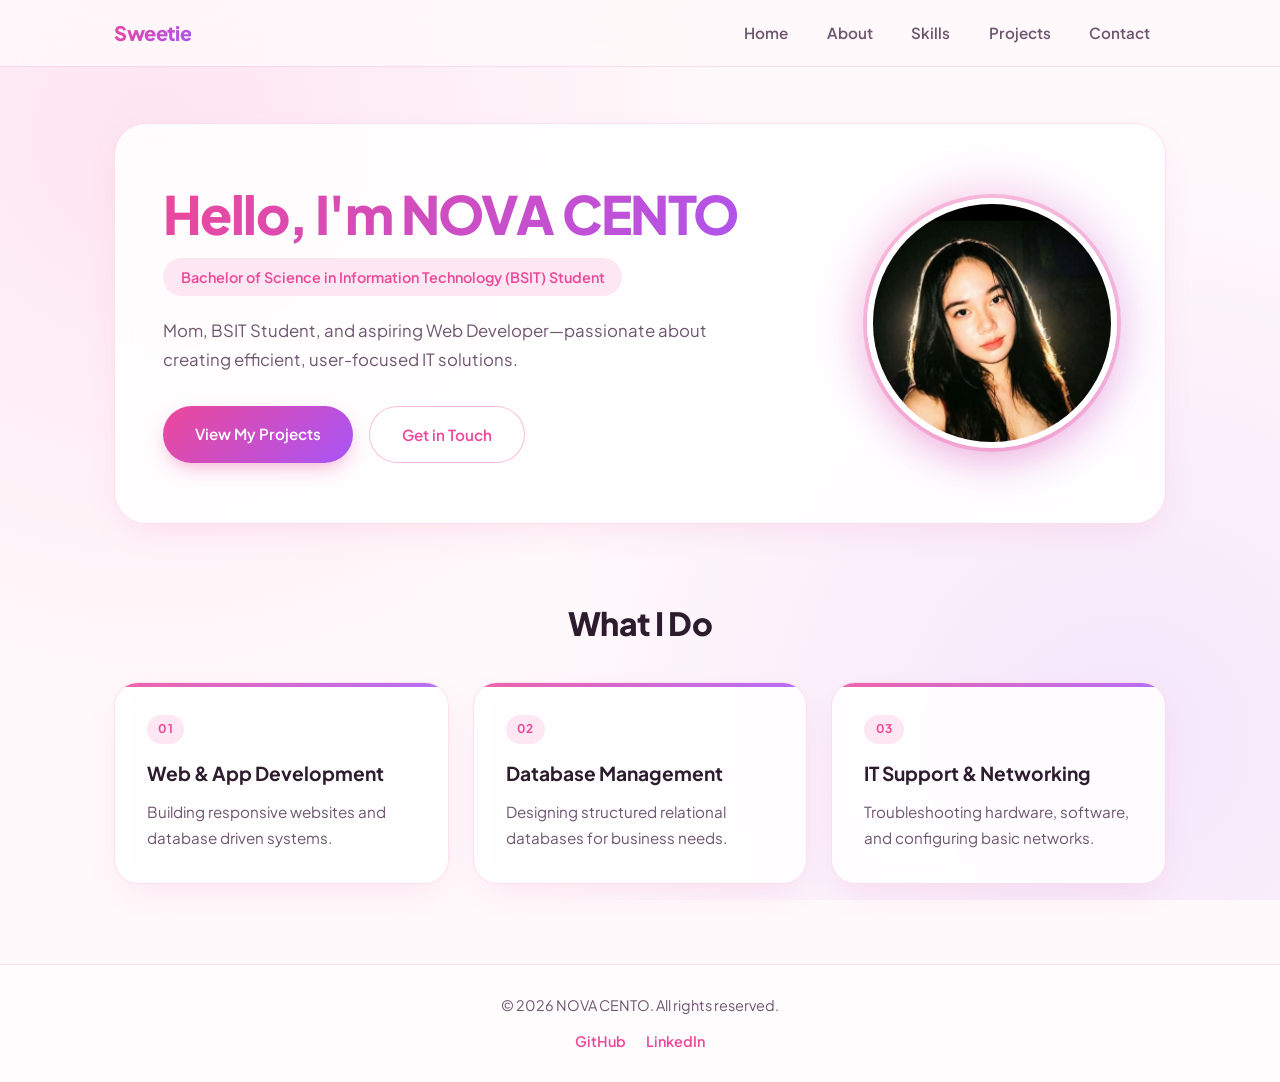
<file: index.html>
<!DOCTYPE html>
<html lang="en">
<head>
    <meta charset="UTF-8">
    <meta name="viewport" content="width=device-width, initial-scale=1.0">
    <title>Cento Nova - BSIT Portfolio</title>
    <link rel="stylesheet" href="assets/index.css">
</head>
<body>

    <header>
        <nav>
            <a href="index.html">Sweetie</a>
            <ul>
                <li><a href="index.html">Home</a></li>
                <li><a href="about.html">About</a></li>
                <li><a href="skills.html">Skills</a></li>
                <li><a href="projects.html">Projects</a></li>
                <li><a href="contact.html">Contact</a></li>
            </ul>
        </nav>
    </header>

    <main>
        <!-- Hero Section -->
        <section id="hero">
            <div class="hero-content">
                <h1>Hello, I'm NOVA CENTO</h1>
                <h2>Bachelor of Science in Information Technology (BSIT) Student</h2>
                <p>Mom, BSIT Student, and aspiring Web Developer—passionate about creating efficient, user-focused IT solutions.</p>
                <div class="hero-buttons">
                    <a href="projects.html">View My Projects</a>
                    <a href="contact.html">Get in Touch</a>
                </div>
            </div>

            <div class="hero-image">
                <img src="assets/photo/profile.jpg" alt="Profile picture of NOVA CENTO">
            </div>
        </section>

        <!-- Quick Overview Section -->
        <section id="overview">
            <h2>What I Do</h2>
            <article>
                <h3>Web & App Development</h3>
                <p>Building responsive websites and database driven systems.</p>
            </article>
            <article>
                <h3>Database Management</h3>
                <p>Designing structured relational databases for business needs.</p>
            </article>
            <article>
                <h3>IT Support & Networking</h3>
                <p>Troubleshooting hardware, software, and configuring basic networks.</p>
            </article>
        </section>
    </main>

    <footer>
        <p>&copy; 2026 NOVA CENTO. All rights reserved.</p>
        <ul>
            <li><a href="#">GitHub</a></li>
            <li><a href="#">LinkedIn</a></li>
        </ul>
    </footer>

</body>
</html>
</file>
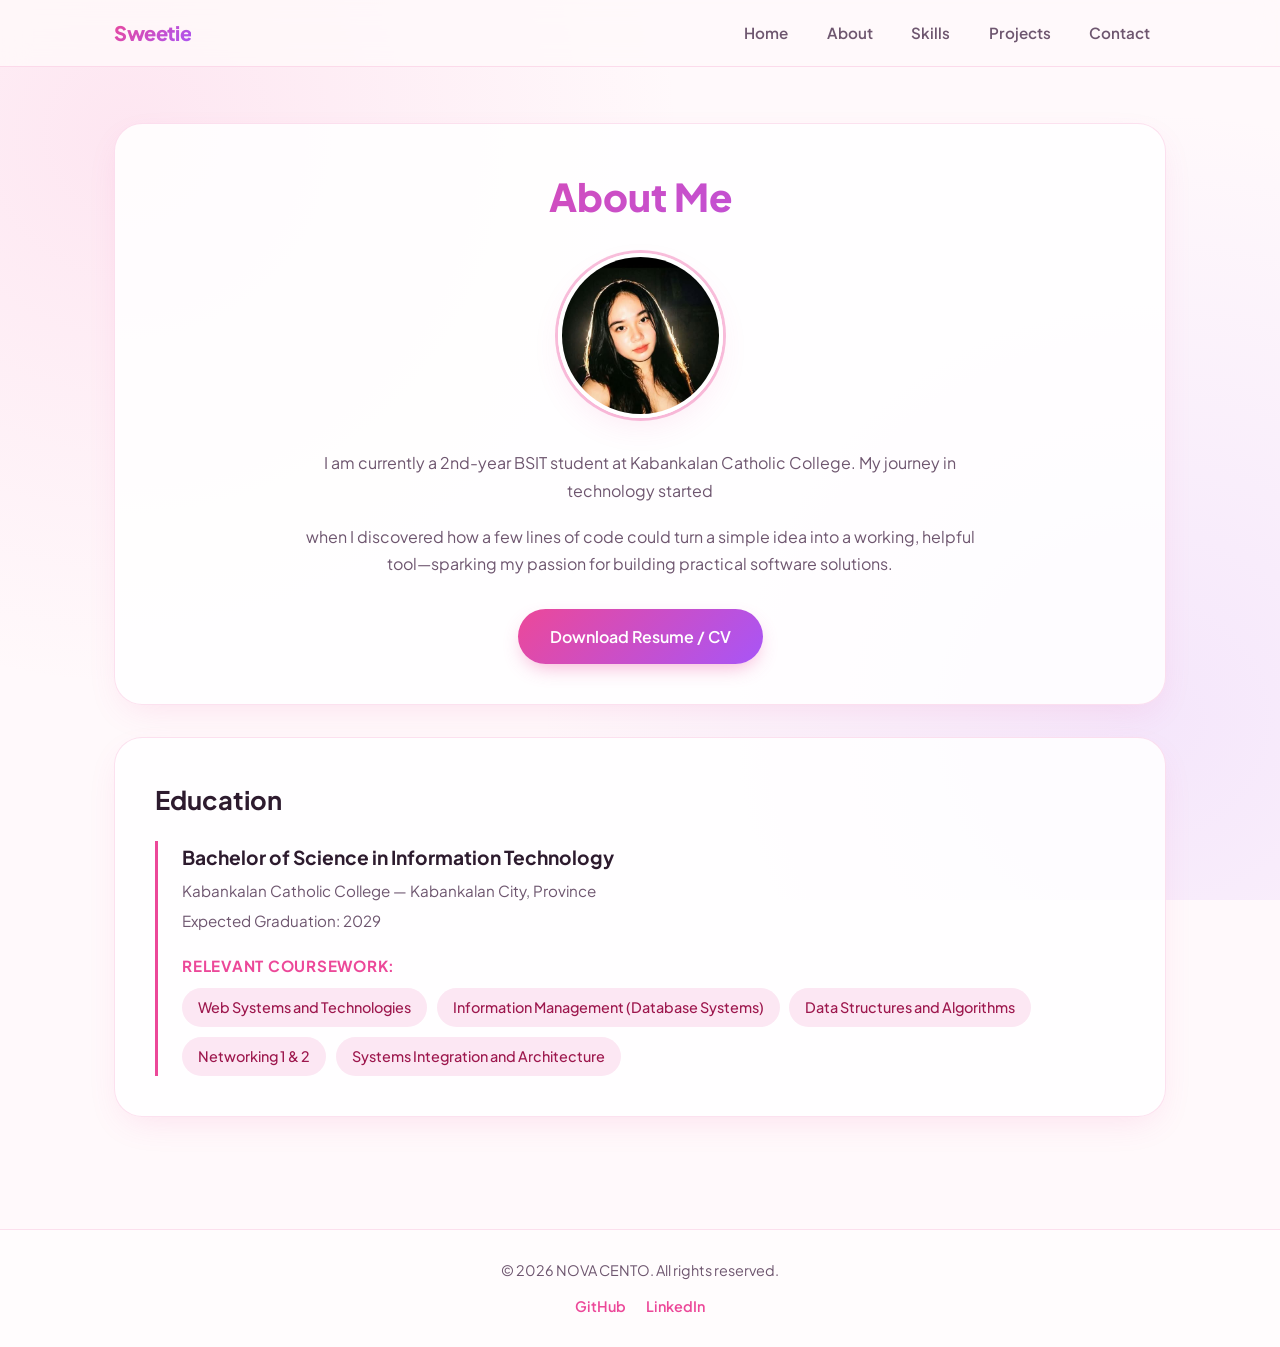
<file: about.html>
<!DOCTYPE html>
<html lang="en">
<head>
    <meta charset="UTF-8">
    <meta name="viewport" content="width=device-width, initial-scale=1.0">
    <title>About Me Nova Cento - BSIT Portfolio</title>
    <link rel="stylesheet" href="assets/about.css">
</head>
<body>

    <header>
        <nav>
            <a href="index.html">Sweetie</a>
            <ul>
                <li><a href="index.html">Home</a></li>
                <li><a href="about.html">About</a></li>
                <li><a href="skills.html">Skills</a></li>
                <li><a href="projects.html">Projects</a></li>
                <li><a href="contact.html">Contact</a></li>
            </ul>
        </nav>
    </header>

    <main>
        <section id="bio">
            <h1>About Me</h1>
            <img src="assets/photo/profile.jpg" alt="Photo of [Your Name]">
            <p>I am currently a 2nd-year BSIT student at Kabankalan Catholic College. My journey in technology started </p>
            <p>when I discovered how a few lines of code could turn a simple idea into a working, helpful tool—sparking my passion for building practical software solutions.</p>
            <a href="resume.pdf" download>Download Resume / CV</a>
        </section>

        <section id="education">
            <h2>Education</h2>
            <article>
                <h3>Bachelor of Science in Information Technology</h3>
                <p>Kabankalan Catholic College — Kabankalan City, Province</p>
                <p>Expected Graduation: 2029</p>
                <h4>Relevant Coursework:</h4>
                <ul>
                    <li>Web Systems and Technologies</li>
                    <li>Information Management (Database Systems)</li>
                    <li>Data Structures and Algorithms</li>
                    <li>Networking 1 & 2</li>
                    <li>Systems Integration and Architecture</li>
                </ul>
            </article>
        </section>


    </main>

    <footer>
        <p>&copy; 2026 NOVA CENTO. All rights reserved.</p>
        <ul>
            <li><a href="#">GitHub</a></li>
            <li><a href="#">LinkedIn</a></li>
        </ul>
    </footer>

</body>
</html>
</file>
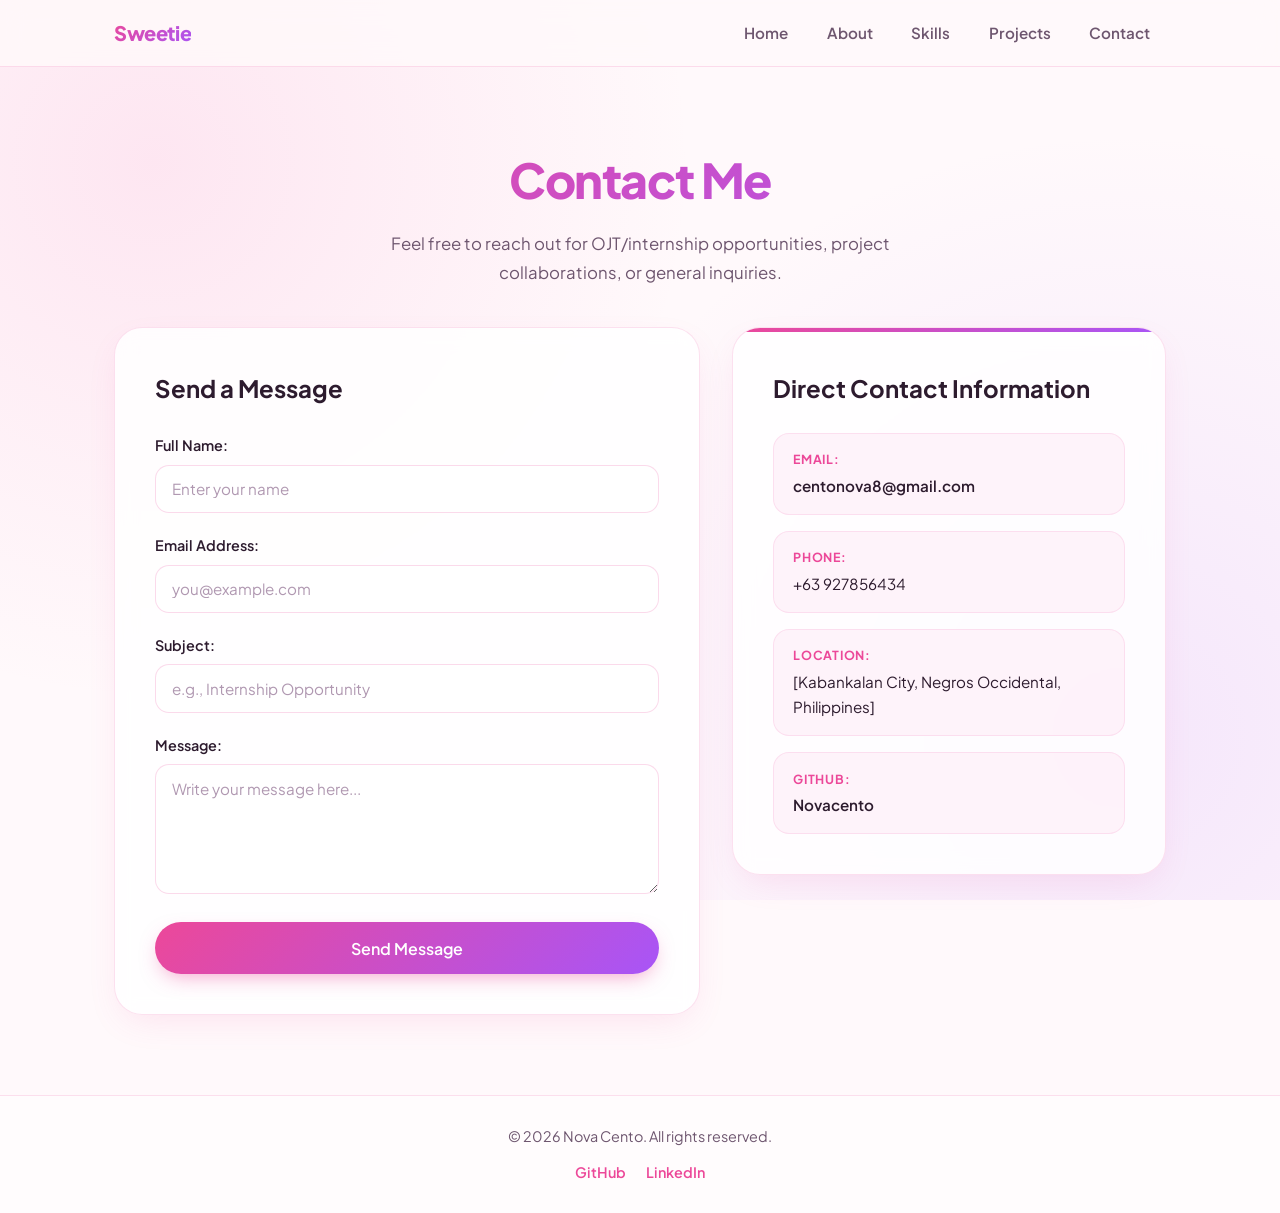
<file: contact.html>
<!DOCTYPE html>
<html lang="en">
<head>
    <meta charset="UTF-8">
    <meta name="viewport" content="width=device-width, initial-scale=1.0">
    <title>Contact Nova Cento - BSIT Portfolio</title>
    <link rel="stylesheet" href="assets/contact.css">
</head>
<body>

    <header>
        <nav>
            <a href="index.html">Sweetie</a>
            <ul>
                <li><a href="index.html">Home</a></li>
                <li><a href="about.html">About</a></li>
                <li><a href="skills.html">Skills</a></li>
                <li><a href="projects.html">Projects</a></li>
                <li><a href="contact.html">Contact</a></li>
            </ul>
        </nav>
    </header>

    <main>
        <section id="contact-intro">
            <h1>Contact Me</h1>
            <p>Feel free to reach out for OJT/internship opportunities, project collaborations, or general inquiries.</p>
        </section>

        <section id="contact-form">
            <h2>Send a Message</h2>
            <form action="#" method="POST">
                <div>
                    <label for="name">Full Name:</label>
                    <input type="text" id="name" name="name" required placeholder="Enter your name">
                </div>

                <div>
                    <label for="email">Email Address:</label>
                    <input type="email" id="email" name="email" required placeholder="you@example.com">
                </div>

                <div>
                    <label for="subject">Subject:</label>
                    <input type="text" id="subject" name="subject" required placeholder="e.g., Internship Opportunity">
                </div>

                <div>
                    <label for="message">Message:</label>
                    <textarea id="message" name="message" rows="5" required placeholder="Write your message here..."></textarea>
                </div>

                <button type="submit">Send Message</button>
            </form>
        </section>

        <section id="contact-details">
            <h2>Direct Contact Information</h2>
            <ul>
                <li><strong>Email:</strong> <a href="mailto:your.email@example.com">centonova8@gmail.com</a></li>
                <li><strong>Phone:</strong> +63 927856434</li>
                <li><strong>Location:</strong> [Kabankalan City, Negros Occidental, Philippines]</li>
                <li><strong>GitHub:</strong> <a href="#" target="_blank">Novacento</a></li>
            </ul>
        </section>
    </main>

    <footer>
        <p>&copy; 2026 Nova Cento. All rights reserved.</p>
        <ul>
            <li><a href="#">GitHub</a></li>
            <li><a href="#">LinkedIn</a></li>
        </ul>
    </footer>

</body>
</html>
</file>
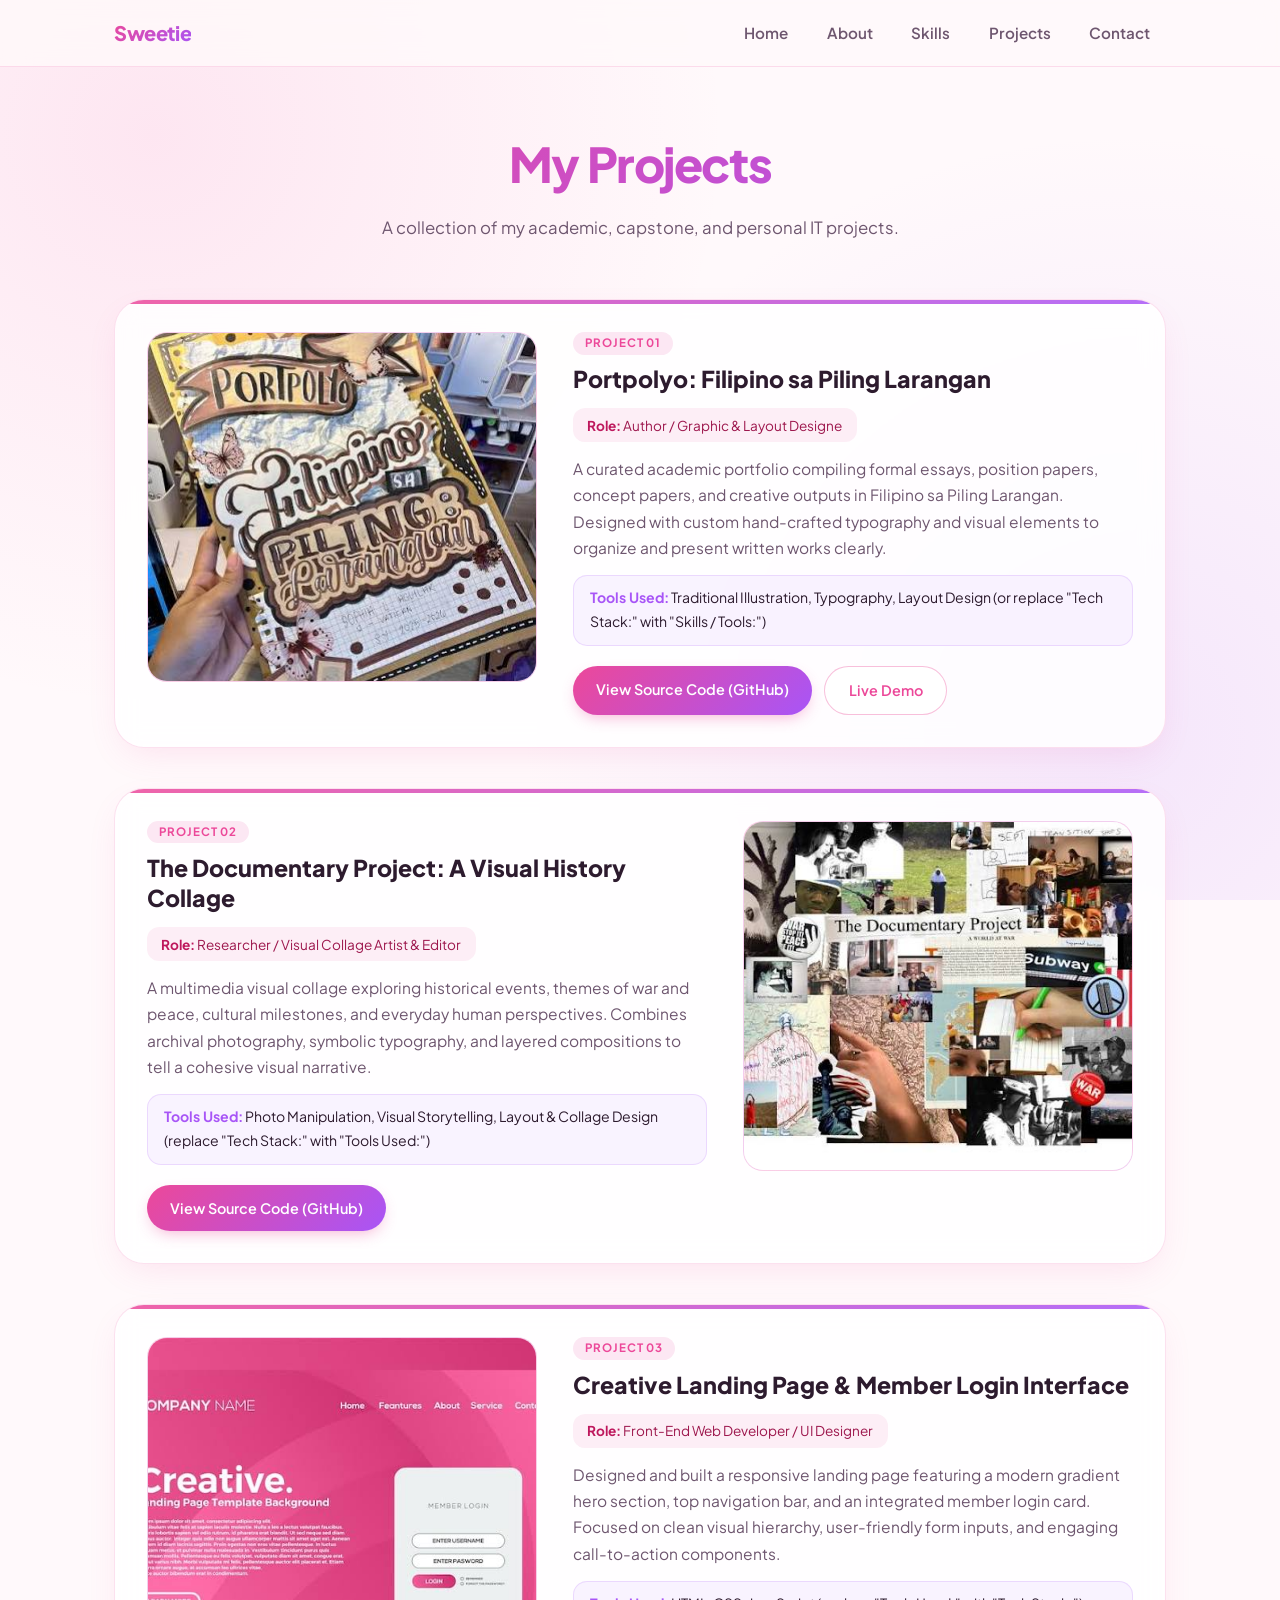
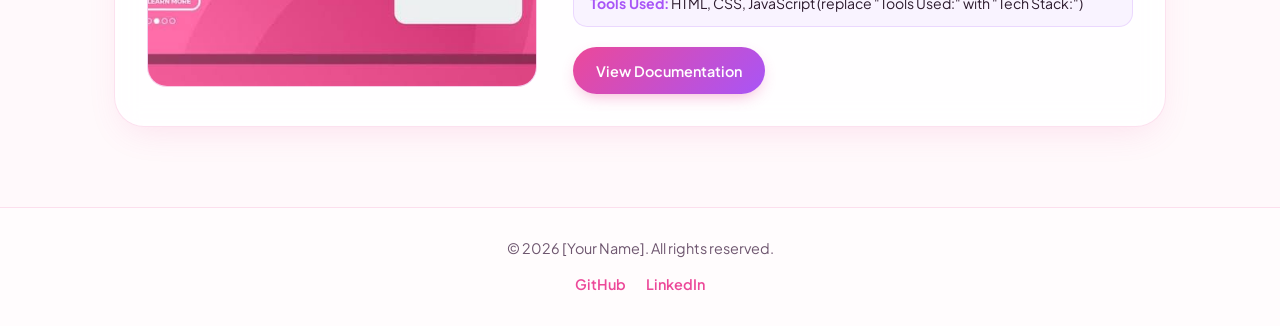
<file: projects.html>
<!DOCTYPE html>
<html lang="en">
<head>
    <meta charset="UTF-8">
    <meta name="viewport" content="width=device-width, initial-scale=1.0">
    <title>Projects | [Your Name] - BSIT Portfolio</title>
    <link rel="stylesheet" href="assets/projects.css">
</head>
<body>

    <header>
        <nav>
            <a href="index.html">Sweetie</a>
            <ul>
                <li><a href="index.html">Home</a></li>
                <li><a href="about.html">About</a></li>
                <li><a href="skills.html">Skills</a></li>
                <li><a href="projects.html">Projects</a></li>
                <li><a href="contact.html">Contact</a></li>
            </ul>
        </nav>
    </header>

    <main>
        <section id="projects-header">
            <h1>My Projects</h1>
            <p>A collection of my academic, capstone, and personal IT projects.</p>
        </section>

        <section id="project-list">
            <!-- Project 1 (Capstone) -->
            <article>
                <img src="assets/photo/portfolio.jpeg" alt="Screenshot of Capstone Project">
                <h2>Portpolyo: Filipino sa Piling Larangan</h2>
                <p><strong>Role:</strong> Author / Graphic & Layout Designe</p>
                <p>A curated academic portfolio compiling formal essays, position papers, concept papers, and creative outputs in Filipino sa Piling Larangan. Designed with custom hand-crafted typography and visual elements to organize and present written works clearly.</p>
                <p><strong>Tools Used:</strong> Traditional Illustration, Typography, Layout Design (or replace "Tech Stack:" with "Skills / Tools:")</p>
                <div>
                    <a href="#" target="_blank">View Source Code (GitHub)</a>
                    <a href="#" target="_blank">Live Demo</a>
                </div>
            </article>

            <!-- Project 2 -->
            <article>
                <img src="assets/photo/doc.jpeg" alt="Screenshot of Web App Project">
                <h2>The Documentary Project: A Visual History Collage</h2>
                <p><strong>Role:</strong> Researcher / Visual Collage Artist & Editor</p>
                <p>A multimedia visual collage exploring historical events, themes of war and peace, cultural milestones, and everyday human perspectives. Combines archival photography, symbolic typography, and layered compositions to tell a cohesive visual narrative.</p>
                <p><strong>Tools Used:</strong> Photo Manipulation, Visual Storytelling, Layout & Collage Design (replace "Tech Stack:" with "Tools Used:")</p>
                <div>
                    <a href="#" target="_blank">View Source Code (GitHub)</a>
                </div>
            </article>

            <!-- Project 3 -->
            <article>
                <img src="assets/photo/web.jpeg" alt="Screenshot of Network or System Project">
                <h2>Creative Landing Page & Member Login Interface</h2>
                <p><strong>Role:</strong> Front-End Web Developer / UI Designer</p>
                <p>Designed and built a responsive landing page featuring a modern gradient hero section, top navigation bar, and an integrated member login card. Focused on clean visual hierarchy, user-friendly form inputs, and engaging call-to-action components.</p>
                <p><strong>Tools Used:</strong> HTML, CSS, JavaScript (replace "Tools Used:" with "Tech Stack:")</p>
                <div>
                    <a href="#" target="_blank">View Documentation</a>
                </div>
            </article>
        </section>
    </main>

    <footer>
        <p>&copy; 2026 [Your Name]. All rights reserved.</p>
        <ul>
            <li><a href="#">GitHub</a></li>
            <li><a href="#">LinkedIn</a></li>
        </ul>
    </footer>

</body>
</html>
</file>
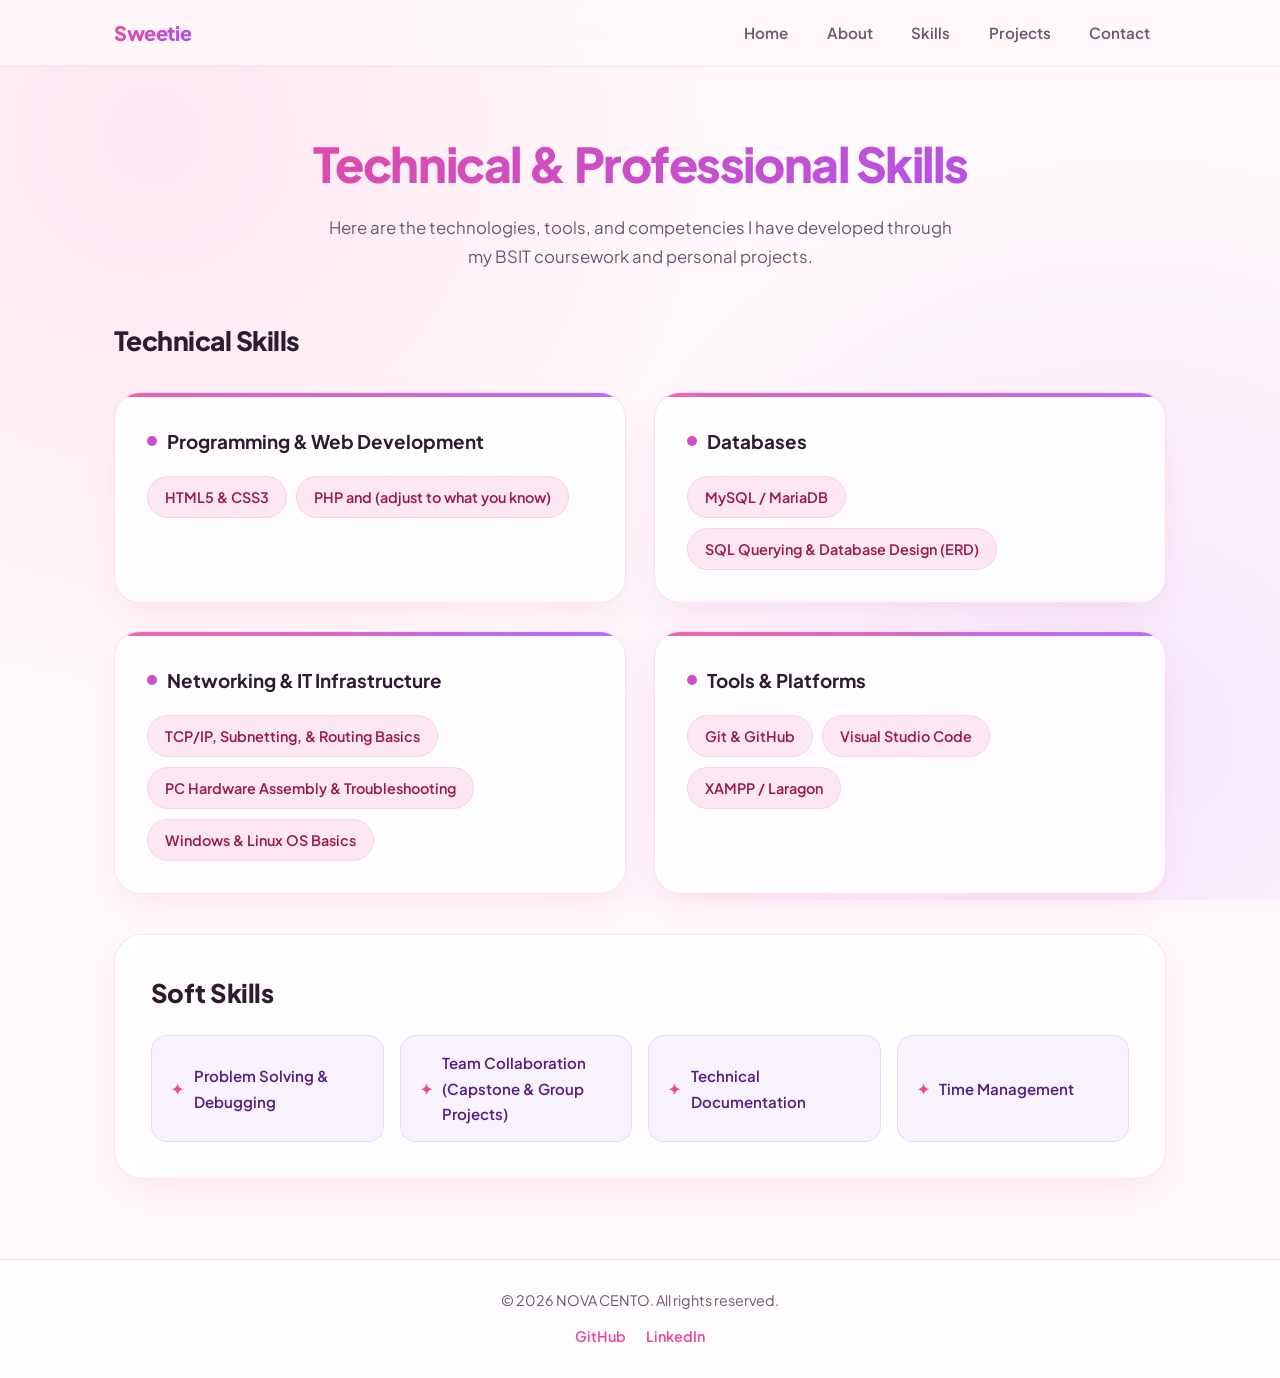
<file: skills.html>
<!DOCTYPE html>
<html lang="en">
<head>
    <meta charset="UTF-8">
    <meta name="viewport" content="width=device-width, initial-scale=1.0">
    <title>Skills | [Your Name] - BSIT Portfolio</title>
    <link rel="stylesheet" href="assets/skills.css">
</head>
<body>

    <header>
        <nav>
            <a href="index.html">Sweetie</a>
            <ul>
                <li><a href="index.html">Home</a></li>
                <li><a href="about.html">About</a></li>
                <li><a href="skills.html">Skills</a></li>
                <li><a href="projects.html">Projects</a></li>
                <li><a href="contact.html">Contact</a></li>
            </ul>
        </nav>
    </header>

    <main>
        <section id="skills-intro">
            <h1>Technical & Professional Skills</h1>
            <p>Here are the technologies, tools, and competencies I have developed through my BSIT coursework and personal projects.</p>
        </section>

        <section id="technical-skills">
            <h2>Technical Skills</h2>

            <article>
                <h3>Programming & Web Development</h3>
                <ul>
                    <li>HTML5 & CSS3</li>
                    <li>PHP and (adjust to what you know)</li>
                </ul>
            </article>

            <article>
                <h3>Databases</h3>
                <ul>
                    <li>MySQL / MariaDB</li>
                    <li>SQL Querying & Database Design (ERD)</li>
                </ul>
            </article>

            <article>
                <h3>Networking & IT Infrastructure</h3>
                <ul>
                    <li>TCP/IP, Subnetting, & Routing Basics</li>
                    <li>PC Hardware Assembly & Troubleshooting</li>
                    <li>Windows & Linux OS Basics</li>
                </ul>
            </article>

            <article>
                <h3>Tools & Platforms</h3>
                <ul>
                    <li>Git & GitHub</li>
                    <li>Visual Studio Code</li>
                    <li>XAMPP / Laragon</li>
                </ul>
            </article>
        </section>

        <section id="soft-skills">
            <h2>Soft Skills</h2>
            <ul>
                <li>Problem Solving & Debugging</li>
                <li>Team Collaboration (Capstone & Group Projects)</li>
                <li>Technical Documentation</li>
                <li>Time Management</li>
            </ul>
        </section>
    </main>

    <footer>
        <p>&copy; 2026 NOVA CENTO. All rights reserved.</p>
        <ul>
            <li><a href="#">GitHub</a></li>
            <li><a href="#">LinkedIn</a></li>
        </ul>
    </footer>

</body>
</html>
</file>
<file: assets/index.css>
/* Import Modern Google Font */
@import url('https://fonts.googleapis.com/css2?family=Plus+Jakarta+Sans:wght@400;500;600;700;800&display=swap');

/* Color Palette & Variables (Consistent across all pages) */
:root {
    --bg-main: #fff9fb;
    --bg-card: rgba(255, 255, 255, 0.85);
    --text-dark: #2d1b2e;
    --text-muted: #6e566f;
    --accent-pink: #ec4899;
    --accent-rose: #f43f5e;
    --accent-lavender: #a855f7;
    --soft-blush: #fce7f3;
    --border-soft: rgba(236, 72, 153, 0.16);
    --shadow-soft: 0 12px 35px -10px rgba(236, 72, 153, 0.15);
    --gradient-primary: linear-gradient(135deg, #ec4899, #a855f7);
}

/* Reset & Base Styles */
* {
    margin: 0;
    padding: 0;
    box-sizing: border-box;
}

body {
    font-family: 'Plus Jakarta Sans', -apple-system, BlinkMacSystemFont, sans-serif;
    color: var(--text-dark);
    background-color: var(--bg-main);
    background-image:
        radial-gradient(circle at 12% 15%, rgba(244, 114, 182, 0.15) 0%, transparent 42%),
        radial-gradient(circle at 88% 82%, rgba(192, 132, 252, 0.16) 0%, transparent 45%);
    background-attachment: fixed;
    line-height: 1.7;
    min-height: 100vh;
    display: flex;
    flex-direction: column;
}

/* Sticky Glassmorphism Navigation */
header {
    position: sticky;
    top: 0;
    z-index: 100;
    background: rgba(255, 249, 251, 0.82);
    backdrop-filter: blur(14px);
    -webkit-backdrop-filter: blur(14px);
    border-bottom: 1px solid var(--border-soft);
}

nav {
    max-width: 1100px;
    margin: 0 auto;
    padding: 1rem 1.5rem;
    display: flex;
    justify-content: space-between;
    align-items: center;
    flex-wrap: wrap;
    gap: 1rem;
}

/* Brand / Logo */
nav > a {
    font-size: 1.25rem;
    font-weight: 800;
    text-decoration: none;
    background: var(--gradient-primary);
    -webkit-background-clip: text;
    -webkit-text-fill-color: transparent;
    letter-spacing: -0.02em;
}

/* Nav Links */
nav ul {
    list-style: none;
    display: flex;
    gap: 0.4rem;
    flex-wrap: wrap;
}

nav ul li a {
    text-decoration: none;
    color: var(--text-muted);
    font-weight: 600;
    font-size: 0.95rem;
    padding: 0.5rem 1rem;
    border-radius: 999px;
    transition: all 0.25s ease;
}

nav ul li a:hover {
    background-color: var(--soft-blush);
    color: var(--accent-pink);
}

/* Main Container */
main {
    flex: 1;
    width: 100%;
    max-width: 1100px;
    margin: 0 auto;
    padding: 3.5rem 1.5rem 5rem;
}

/* =========================================
   HERO SECTION WITH PROFILE PICTURE (#hero)
   ========================================= */
#hero {
    display: flex;
    align-items: center;
    justify-content: space-between;
    gap: 3rem;
    padding: 3.75rem 3rem;
    background: var(--bg-card);
    border: 1px solid var(--border-soft);
    border-radius: 32px;
    box-shadow: var(--shadow-soft);
    backdrop-filter: blur(12px);
    margin-bottom: 4.5rem;
    position: relative;
    overflow: hidden;
}

.hero-content {
    flex: 1;
    text-align: left;
}

#hero h1 {
    font-size: clamp(2.1rem, 4.5vw, 3.3rem);
    font-weight: 800;
    letter-spacing: -0.03em;
    line-height: 1.15;
    margin-bottom: 0.85rem;
    background: var(--gradient-primary);
    -webkit-background-clip: text;
    -webkit-text-fill-color: transparent;
}

#hero h2 {
    display: inline-block;
    font-size: 0.9rem;
    font-weight: 600;
    color: var(--accent-pink);
    background-color: var(--soft-blush);
    padding: 0.4rem 1.1rem;
    border-radius: 999px;
    margin-bottom: 1.35rem;
}

#hero p {
    max-width: 560px;
    margin: 0 0 2rem;
    color: var(--text-muted);
    font-size: 1.05rem;
}

.hero-buttons {
    display: flex;
    justify-content: flex-start;
    gap: 1rem;
    flex-wrap: wrap;
}

.hero-buttons a {
    text-decoration: none;
    font-weight: 600;
    font-size: 0.95rem;
    padding: 0.9rem 2rem;
    border-radius: 999px;
    transition: transform 0.25s ease, box-shadow 0.25s ease, background-color 0.25s ease;
}

/* Primary Pill CTA Button */
.hero-buttons a:first-child {
    background: var(--gradient-primary);
    color: #ffffff;
    box-shadow: 0 8px 20px -6px rgba(236, 72, 153, 0.5);
}

.hero-buttons a:first-child:hover {
    transform: translateY(-3px);
    box-shadow: 0 12px 26px -6px rgba(236, 72, 153, 0.65);
}

/* Secondary Outline Pill CTA Button */
.hero-buttons a:last-child {
    background: #ffffff;
    color: var(--accent-pink);
    border: 1.5px solid rgba(236, 72, 153, 0.35);
}

.hero-buttons a:last-child:hover {
    background: var(--soft-blush);
    transform: translateY(-3px);
}

/* Profile Picture Styling */
.hero-image {
    flex-shrink: 0;
    position: relative;
    z-index: 1;
}

/* Soft Blush-Lavender Glow Behind Photo */
.hero-image::before {
    content: "";
    position: absolute;
    inset: -14px;
    border-radius: 50%;
    background: var(--gradient-primary);
    opacity: 0.22;
    filter: blur(20px);
    z-index: -1;
}

.hero-image img {
    width: 250px;
    height: 250px;
    object-fit: cover;
    border-radius: 50%;
    display: block;
    border: 6px solid #ffffff;
    box-shadow:
        0 0 0 4px rgba(236, 72, 153, 0.28),
        0 20px 40px -12px rgba(236, 72, 153, 0.3);
    background: linear-gradient(135deg, #fce7f3, #f3e8ff);
    transition: transform 0.35s ease;
}

.hero-image img:hover {
    transform: scale(1.03);
}

/* =========================================
   OVERVIEW SECTION (#overview)
   ========================================= */
#overview {
    display: grid;
    grid-template-columns: repeat(auto-fit, minmax(260px, 1fr));
    gap: 1.5rem;
    counter-reset: card;
}

#overview h2 {
    grid-column: 1 / -1;
    text-align: center;
    font-size: 2rem;
    font-weight: 800;
    letter-spacing: -0.02em;
    margin-bottom: 0.5rem;
    color: var(--text-dark);
}

#overview article {
    counter-increment: card;
    background: var(--bg-card);
    border: 1px solid var(--border-soft);
    border-radius: 24px;
    padding: 2rem;
    box-shadow: var(--shadow-soft);
    backdrop-filter: blur(10px);
    transition: transform 0.3s ease, border-color 0.3s ease, box-shadow 0.3s ease;
    position: relative;
    overflow: hidden;
}

/* Top Gradient Accent Line */
#overview article::before {
    content: "";
    position: absolute;
    top: 0;
    left: 0;
    width: 100%;
    height: 4px;
    background: var(--gradient-primary);
    opacity: 0.85;
}

#overview article:hover {
    transform: translateY(-6px);
    border-color: rgba(236, 72, 153, 0.4);
    box-shadow: 0 18px 40px -12px rgba(236, 72, 153, 0.22);
}

/* Modern Numbered Pill Badge (01, 02, 03) */
#overview article h3::before {
    content: "0" counter(card);
    display: block;
    width: fit-content;
    font-size: 0.75rem;
    font-weight: 700;
    color: var(--accent-pink);
    background: var(--soft-blush);
    padding: 0.25rem 0.7rem;
    border-radius: 999px;
    margin-bottom: 0.85rem;
    letter-spacing: 0.04em;
}

#overview article h3 {
    font-size: 1.2rem;
    font-weight: 700;
    margin-bottom: 0.6rem;
    color: var(--text-dark);
}

#overview article p {
    color: var(--text-muted);
    font-size: 0.95rem;
}

/* =========================================
   FOOTER
   ========================================= */
footer {
    border-top: 1px solid var(--border-soft);
    background: rgba(255, 255, 255, 0.6);
    padding: 1.75rem 1.5rem;
    text-align: center;
}

footer p {
    color: var(--text-muted);
    font-size: 0.9rem;
    margin-bottom: 0.6rem;
}

footer ul {
    list-style: none;
    display: flex;
    justify-content: center;
    gap: 1.25rem;
}

footer ul li a {
    text-decoration: none;
    color: var(--accent-pink);
    font-weight: 600;
    font-size: 0.9rem;
    transition: color 0.2s ease;
}

footer ul li a:hover {
    color: var(--accent-lavender);
}

/* =========================================
   MOBILE RESPONSIVENESS
   ========================================= */
@media (max-width: 768px) {
    nav {
        flex-direction: column;
        text-align: center;
    }

    nav ul {
        justify-content: center;
    }

    main {
        padding: 2.5rem 1.25rem 4rem;
    }

    #hero {
        flex-direction: column-reverse;
        text-align: center;
        padding: 2.75rem 1.5rem;
        gap: 2rem;
        margin-bottom: 3rem;
    }

    .hero-content {
        text-align: center;
    }

    #hero p {
        margin: 0 auto 2rem;
    }

    .hero-buttons {
        justify-content: center;
    }

    .hero-image img {
        width: 190px;
        height: 190px;
    }
}
</file>
<file: assets/about.css>
/* Import Modern Google Font */
@import url('https://fonts.googleapis.com/css2?family=Plus+Jakarta+Sans:wght@400;500;600;700;800&display=swap');

/* Color Palette & Variables */
:root {
    --bg-main: #fff9fb;
    --bg-card: rgba(255, 255, 255, 0.85);
    --text-dark: #2d1b2e;
    --text-muted: #6e566f;
    --accent-pink: #ec4899;
    --accent-rose: #f43f5e;
    --accent-lavender: #a855f7;
    --soft-blush: #fce7f3;
    --border-soft: rgba(236, 72, 153, 0.16);
    --shadow-soft: 0 12px 35px -10px rgba(236, 72, 153, 0.15);
    --gradient-primary: linear-gradient(135deg, #ec4899, #a855f7);
}

/* Reset & Base Styles */
* {
    margin: 0;
    padding: 0;
    box-sizing: border-box;
}

body {
    font-family: 'Plus Jakarta Sans', -apple-system, BlinkMacSystemFont, sans-serif;
    color: var(--text-dark);
    background-color: var(--bg-main);
    background-image:
        radial-gradient(circle at 10% 15%, rgba(244, 114, 182, 0.14) 0%, transparent 40%),
        radial-gradient(circle at 90% 80%, rgba(192, 132, 252, 0.16) 0%, transparent 45%);
    background-attachment: fixed;
    line-height: 1.7;
    min-height: 100vh;
    display: flex;
    flex-direction: column;
}

/* Sticky Glassmorphism Navigation */
header {
    position: sticky;
    top: 0;
    z-index: 100;
    background: rgba(255, 249, 251, 0.82);
    backdrop-filter: blur(14px);
    -webkit-backdrop-filter: blur(14px);
    border-bottom: 1px solid var(--border-soft);
}

nav {
    max-width: 1100px;
    margin: 0 auto;
    padding: 1rem 1.5rem;
    display: flex;
    justify-content: space-between;
    align-items: center;
    flex-wrap: wrap;
    gap: 1rem;
}

/* Brand / Logo */
nav > a {
    font-size: 1.25rem;
    font-weight: 800;
    text-decoration: none;
    background: var(--gradient-primary);
    -webkit-background-clip: text;
    -webkit-text-fill-color: transparent;
    letter-spacing: -0.02em;
}

/* Nav Links */
nav ul {
    list-style: none;
    display: flex;
    gap: 0.4rem;
    flex-wrap: wrap;
}

nav ul li a {
    text-decoration: none;
    color: var(--text-muted);
    font-weight: 600;
    font-size: 0.95rem;
    padding: 0.5rem 1rem;
    border-radius: 999px;
    transition: all 0.25s ease;
}

nav ul li a:hover {
    background-color: var(--soft-blush);
    color: var(--accent-pink);
}

/* Main Container */
main {
    flex: 1;
    width: 100%;
    max-width: 1100px;
    margin: 0 auto;
    padding: 3.5rem 1.5rem 5rem;
}

/* =========================================
   HOME SECTIONS (#hero & #overview)
   ========================================= */
#hero {
    text-align: center;
    padding: 4.5rem 2rem;
    background: var(--bg-card);
    border: 1px solid var(--border-soft);
    border-radius: 32px;
    box-shadow: var(--shadow-soft);
    backdrop-filter: blur(10px);
    margin-bottom: 4rem;
}

#hero h1 {
    font-size: clamp(2.2rem, 5vw, 3.5rem);
    font-weight: 800;
    letter-spacing: -0.03em;
    line-height: 1.15;
    margin-bottom: 0.75rem;
    background: var(--gradient-primary);
    -webkit-background-clip: text;
    -webkit-text-fill-color: transparent;
}

#hero h2 {
    display: inline-block;
    font-size: 0.95rem;
    font-weight: 600;
    color: var(--accent-pink);
    background-color: var(--soft-blush);
    padding: 0.4rem 1.1rem;
    border-radius: 999px;
    margin-bottom: 1.5rem;
}

#hero p {
    max-width: 620px;
    margin: 0 auto 2.2rem;
    color: var(--text-muted);
    font-size: 1.1rem;
}

#hero div {
    display: flex;
    justify-content: center;
    gap: 1rem;
    flex-wrap: wrap;
}

#hero div a {
    text-decoration: none;
    font-weight: 600;
    font-size: 0.95rem;
    padding: 0.9rem 2rem;
    border-radius: 999px;
    transition: transform 0.25s ease, box-shadow 0.25s ease, background-color 0.25s ease;
}

/* Primary Pill Button */
#hero div a:first-child {
    background: var(--gradient-primary);
    color: #ffffff;
    box-shadow: 0 8px 20px -6px rgba(236, 72, 153, 0.5);
}

#hero div a:first-child:hover {
    transform: translateY(-3px);
    box-shadow: 0 12px 24px -6px rgba(236, 72, 153, 0.65);
}

/* Secondary Outline Pill Button */
#hero div a:last-child {
    background: #ffffff;
    color: var(--accent-pink);
    border: 1.5px solid rgba(236, 72, 153, 0.35);
}

#hero div a:last-child:hover {
    background: var(--soft-blush);
    transform: translateY(-3px);
}

/* Overview Grid Section */
#overview {
    display: grid;
    grid-template-columns: repeat(auto-fit, minmax(260px, 1fr));
    gap: 1.5rem;
}

#overview h2 {
    grid-column: 1 / -1;
    text-align: center;
    font-size: 2rem;
    font-weight: 800;
    margin-bottom: 0.5rem;
    color: var(--text-dark);
}

#overview article {
    background: var(--bg-card);
    border: 1px solid var(--border-soft);
    border-radius: 24px;
    padding: 2rem;
    box-shadow: var(--shadow-soft);
    transition: transform 0.3s ease, border-color 0.3s ease;
    position: relative;
    overflow: hidden;
}

#overview article::before {
    content: "";
    position: absolute;
    top: 0;
    left: 0;
    width: 100%;
    height: 4px;
    background: var(--gradient-primary);
    opacity: 0.85;
}

#overview article:hover {
    transform: translateY(-6px);
    border-color: rgba(236, 72, 153, 0.4);
}

#overview article h3 {
    font-size: 1.2rem;
    font-weight: 700;
    margin-bottom: 0.6rem;
    color: var(--text-dark);
}

#overview article p {
    color: var(--text-muted);
    font-size: 0.95rem;
}

/* =========================================
   ABOUT PAGE SECTIONS (#bio, #education, #certifications)
   ========================================= */
#bio,
#education,
#certifications {
    background: var(--bg-card);
    border: 1px solid var(--border-soft);
    border-radius: 28px;
    padding: 2.5rem;
    box-shadow: var(--shadow-soft);
    margin-bottom: 2rem;
}

#bio {
    text-align: center;
}

#bio h1 {
    font-size: 2.4rem;
    font-weight: 800;
    margin-bottom: 1.5rem;
    background: var(--gradient-primary);
    -webkit-background-clip: text;
    -webkit-text-fill-color: transparent;
}

#bio img {
    width: 165px;
    height: 165px;
    object-fit: cover;
    border-radius: 50%;
    border: 4px solid #ffffff;
    box-shadow: 0 0 0 3px rgba(236, 72, 153, 0.35), var(--shadow-soft);
    margin-bottom: 1.5rem;
}

#bio p {
    max-width: 700px;
    margin: 0 auto 1.2rem;
    color: var(--text-muted);
}

#bio a {
    display: inline-block;
    margin-top: 0.8rem;
    text-decoration: none;
    background: var(--gradient-primary);
    color: #ffffff;
    font-weight: 600;
    padding: 0.85rem 2rem;
    border-radius: 999px;
    box-shadow: 0 8px 20px -6px rgba(236, 72, 153, 0.45);
    transition: transform 0.25s ease;
}

#bio a:hover {
    transform: translateY(-3px);
}

#education h2,
#certifications h2 {
    font-size: 1.6rem;
    font-weight: 700;
    margin-bottom: 1.25rem;
    color: var(--text-dark);
}

#education article {
    border-left: 3px solid var(--accent-pink);
    padding-left: 1.5rem;
}

#education article h3 {
    font-size: 1.2rem;
    color: var(--text-dark);
}

#education article p {
    color: var(--text-muted);
    font-size: 0.95rem;
    margin-top: 0.25rem;
}

#education article h4 {
    margin-top: 1.2rem;
    margin-bottom: 0.6rem;
    color: var(--accent-pink);
    font-size: 0.95rem;
    text-transform: uppercase;
    letter-spacing: 0.05em;
}

#education ul,
#certifications ul {
    list-style: none;
    display: flex;
    flex-wrap: wrap;
    gap: 0.6rem;
}

#education ul li,
#certifications ul li {
    background: var(--soft-blush);
    color: #9d174d;
    font-weight: 500;
    font-size: 0.9rem;
    padding: 0.45rem 1rem;
    border-radius: 999px;
}

/* =========================================
   FOOTER
   ========================================= */
footer {
    border-top: 1px solid var(--border-soft);
    background: rgba(255, 255, 255, 0.6);
    padding: 1.75rem 1.5rem;
    text-align: center;
}

footer p {
    color: var(--text-muted);
    font-size: 0.9rem;
    margin-bottom: 0.6rem;
}

footer ul {
    list-style: none;
    display: flex;
    justify-content: center;
    gap: 1.25rem;
}

footer ul li a {
    text-decoration: none;
    color: var(--accent-pink);
    font-weight: 600;
    font-size: 0.9rem;
    transition: color 0.2s ease;
}

footer ul li a:hover {
    color: var(--accent-lavender);
}

/* =========================================
   MOBILE RESPONSIVENESS
   ========================================= */
@media (max-width: 768px) {
    nav {
        flex-direction: column;
        text-align: center;
    }

    nav ul {
        justify-content: center;
    }

    #hero {
        padding: 3rem 1.25rem;
    }

    #bio,
    #education,
    #certifications {
        padding: 1.75rem 1.25rem;
    }
}
</file>
<file: assets/contact.css>
/* Import Modern Google Font */
@import url('https://fonts.googleapis.com/css2?family=Plus+Jakarta+Sans:wght@400;500;600;700;800&display=swap');

/* Color Palette & Variables (Consistent with about.css) */
:root {
    --bg-main: #fff9fb;
    --bg-card: rgba(255, 255, 255, 0.85);
    --text-dark: #2d1b2e;
    --text-muted: #6e566f;
    --accent-pink: #ec4899;
    --accent-rose: #f43f5e;
    --accent-lavender: #a855f7;
    --soft-blush: #fce7f3;
    --border-soft: rgba(236, 72, 153, 0.16);
    --shadow-soft: 0 12px 35px -10px rgba(236, 72, 153, 0.15);
    --gradient-primary: linear-gradient(135deg, #ec4899, #a855f7);
}

/* Reset & Base Styles */
* {
    margin: 0;
    padding: 0;
    box-sizing: border-box;
}

body {
    font-family: 'Plus Jakarta Sans', -apple-system, BlinkMacSystemFont, sans-serif;
    color: var(--text-dark);
    background-color: var(--bg-main);
    background-image:
        radial-gradient(circle at 12% 18%, rgba(244, 114, 182, 0.14) 0%, transparent 40%),
        radial-gradient(circle at 88% 82%, rgba(192, 132, 252, 0.16) 0%, transparent 45%);
    background-attachment: fixed;
    line-height: 1.7;
    min-height: 100vh;
    display: flex;
    flex-direction: column;
}

/* Sticky Glassmorphism Navigation */
header {
    position: sticky;
    top: 0;
    z-index: 100;
    background: rgba(255, 249, 251, 0.82);
    backdrop-filter: blur(14px);
    -webkit-backdrop-filter: blur(14px);
    border-bottom: 1px solid var(--border-soft);
}

nav {
    max-width: 1100px;
    margin: 0 auto;
    padding: 1rem 1.5rem;
    display: flex;
    justify-content: space-between;
    align-items: center;
    flex-wrap: wrap;
    gap: 1rem;
}

/* Brand / Logo */
nav > a {
    font-size: 1.25rem;
    font-weight: 800;
    text-decoration: none;
    background: var(--gradient-primary);
    -webkit-background-clip: text;
    -webkit-text-fill-color: transparent;
    letter-spacing: -0.02em;
}

/* Nav Links */
nav ul {
    list-style: none;
    display: flex;
    gap: 0.4rem;
    flex-wrap: wrap;
}

nav ul li a {
    text-decoration: none;
    color: var(--text-muted);
    font-weight: 600;
    font-size: 0.95rem;
    padding: 0.5rem 1rem;
    border-radius: 999px;
    transition: all 0.25s ease;
}

nav ul li a:hover {
    background-color: var(--soft-blush);
    color: var(--accent-pink);
}

/* Main Grid Layout for Contact Page */
main {
    flex: 1;
    width: 100%;
    max-width: 1100px;
    margin: 0 auto;
    padding: 3.5rem 1.5rem 5rem;
    display: grid;
    grid-template-columns: 1.35fr 1fr;
    gap: 2rem;
    align-items: start;
}

/* =========================================
   CONTACT INTRO SECTION
   ========================================= */
#contact-intro {
    grid-column: 1 / -1;
    text-align: center;
    padding: 1rem 1rem 0.5rem;
}

#contact-intro h1 {
    font-size: clamp(2.2rem, 4.5vw, 3rem);
    font-weight: 800;
    letter-spacing: -0.03em;
    margin-bottom: 0.6rem;
    background: var(--gradient-primary);
    -webkit-background-clip: text;
    -webkit-text-fill-color: transparent;
}

#contact-intro p {
    max-width: 600px;
    margin: 0 auto;
    color: var(--text-muted);
    font-size: 1.05rem;
}

/* =========================================
   CONTACT FORM CARD
   ========================================= */
#contact-form {
    background: var(--bg-card);
    border: 1px solid var(--border-soft);
    border-radius: 28px;
    padding: 2.5rem;
    box-shadow: var(--shadow-soft);
    backdrop-filter: blur(10px);
}

#contact-form h2 {
    font-size: 1.5rem;
    font-weight: 700;
    margin-bottom: 1.5rem;
    color: var(--text-dark);
}

#contact-form form {
    display: flex;
    flex-direction: column;
    gap: 1.25rem;
}

#contact-form form div {
    display: flex;
    flex-direction: column;
    gap: 0.45rem;
}

#contact-form label {
    font-size: 0.9rem;
    font-weight: 600;
    color: var(--text-dark);
}

#contact-form input,
#contact-form textarea {
    width: 100%;
    font-family: inherit;
    font-size: 0.95rem;
    color: var(--text-dark);
    background-color: rgba(255, 255, 255, 0.9);
    border: 1.5px solid rgba(236, 72, 153, 0.2);
    border-radius: 14px;
    padding: 0.85rem 1rem;
    transition: border-color 0.25s ease, box-shadow 0.25s ease;
}

#contact-form input::placeholder,
#contact-form textarea::placeholder {
    color: #b098b1;
}

#contact-form input:focus,
#contact-form textarea:focus {
    outline: none;
    border-color: var(--accent-pink);
    box-shadow: 0 0 0 4px rgba(236, 72, 153, 0.12);
    background-color: #ffffff;
}

#contact-form textarea {
    resize: vertical;
    min-height: 130px;
}

#contact-form button[type="submit"] {
    margin-top: 0.5rem;
    border: none;
    cursor: pointer;
    font-family: inherit;
    font-size: 1rem;
    font-weight: 600;
    color: #ffffff;
    background: var(--gradient-primary);
    padding: 0.95rem 2rem;
    border-radius: 999px;
    box-shadow: 0 8px 20px -6px rgba(236, 72, 153, 0.5);
    transition: transform 0.25s ease, box-shadow 0.25s ease;
}

#contact-form button[type="submit"]:hover {
    transform: translateY(-3px);
    box-shadow: 0 12px 24px -6px rgba(236, 72, 153, 0.65);
}

/* =========================================
   DIRECT CONTACT DETAILS CARD
   ========================================= */
#contact-details {
    background: var(--bg-card);
    border: 1px solid var(--border-soft);
    border-radius: 28px;
    padding: 2.5rem;
    box-shadow: var(--shadow-soft);
    backdrop-filter: blur(10px);
    position: relative;
    overflow: hidden;
}

#contact-details::before {
    content: "";
    position: absolute;
    top: 0;
    left: 0;
    width: 100%;
    height: 4px;
    background: var(--gradient-primary);
}

#contact-details h2 {
    font-size: 1.5rem;
    font-weight: 700;
    margin-bottom: 1.5rem;
    color: var(--text-dark);
}

#contact-details ul {
    list-style: none;
    display: flex;
    flex-direction: column;
    gap: 1rem;
}

#contact-details ul li {
    background: rgba(252, 231, 243, 0.45);
    border: 1px solid rgba(236, 72, 153, 0.12);
    border-radius: 16px;
    padding: 0.95rem 1.2rem;
    color: var(--text-dark);
    font-size: 0.95rem;
    word-break: break-word;
    transition: transform 0.2s ease, background-color 0.2s ease;
}

#contact-details ul li:hover {
    transform: translateX(4px);
    background: rgba(252, 231, 243, 0.75);
}

#contact-details ul li strong {
    display: block;
    font-size: 0.78rem;
    text-transform: uppercase;
    letter-spacing: 0.06em;
    color: var(--accent-pink);
    margin-bottom: 0.15rem;
}

#contact-details ul li a {
    color: var(--text-dark);
    text-decoration: none;
    font-weight: 600;
    transition: color 0.2s ease;
}

#contact-details ul li a:hover {
    color: var(--accent-pink);
    text-decoration: underline;
}

/* =========================================
   FOOTER
   ========================================= */
footer {
    border-top: 1px solid var(--border-soft);
    background: rgba(255, 255, 255, 0.6);
    padding: 1.75rem 1.5rem;
    text-align: center;
}

footer p {
    color: var(--text-muted);
    font-size: 0.9rem;
    margin-bottom: 0.6rem;
}

footer ul {
    list-style: none;
    display: flex;
    justify-content: center;
    gap: 1.25rem;
}

footer ul li a {
    text-decoration: none;
    color: var(--accent-pink);
    font-weight: 600;
    font-size: 0.9rem;
    transition: color 0.2s ease;
}

footer ul li a:hover {
    color: var(--accent-lavender);
}

/* =========================================
   MOBILE RESPONSIVENESS
   ========================================= */
@media (max-width: 768px) {
    nav {
        flex-direction: column;
        text-align: center;
    }

    nav ul {
        justify-content: center;
    }

    main {
        grid-template-columns: 1fr;
        padding: 2.5rem 1.25rem 4rem;
    }

    #contact-form,
    #contact-details {
        padding: 1.75rem 1.35rem;
    }
}
</file>
<file: assets/projects.css>
/* Import Modern Google Font */
@import url('https://fonts.googleapis.com/css2?family=Plus+Jakarta+Sans:wght@400;500;600;700;800&display=swap');

/* Color Palette & Variables (Consistent across all pages) */
:root {
    --bg-main: #fff9fb;
    --bg-card: rgba(255, 255, 255, 0.85);
    --text-dark: #2d1b2e;
    --text-muted: #6e566f;
    --accent-pink: #ec4899;
    --accent-rose: #f43f5e;
    --accent-lavender: #a855f7;
    --soft-blush: #fce7f3;
    --border-soft: rgba(236, 72, 153, 0.16);
    --shadow-soft: 0 12px 35px -10px rgba(236, 72, 153, 0.15);
    --gradient-primary: linear-gradient(135deg, #ec4899, #a855f7);
}

/* Reset & Base Styles */
* {
    margin: 0;
    padding: 0;
    box-sizing: border-box;
}

body {
    font-family: 'Plus Jakarta Sans', -apple-system, BlinkMacSystemFont, sans-serif;
    color: var(--text-dark);
    background-color: var(--bg-main);
    background-image:
        radial-gradient(circle at 12% 15%, rgba(244, 114, 182, 0.14) 0%, transparent 42%),
        radial-gradient(circle at 88% 82%, rgba(192, 132, 252, 0.16) 0%, transparent 45%);
    background-attachment: fixed;
    line-height: 1.7;
    min-height: 100vh;
    display: flex;
    flex-direction: column;
}

/* Sticky Glassmorphism Navigation */
header {
    position: sticky;
    top: 0;
    z-index: 100;
    background: rgba(255, 249, 251, 0.82);
    backdrop-filter: blur(14px);
    -webkit-backdrop-filter: blur(14px);
    border-bottom: 1px solid var(--border-soft);
}

nav {
    max-width: 1100px;
    margin: 0 auto;
    padding: 1rem 1.5rem;
    display: flex;
    justify-content: space-between;
    align-items: center;
    flex-wrap: wrap;
    gap: 1rem;
}

/* Brand / Logo */
nav > a {
    font-size: 1.25rem;
    font-weight: 800;
    text-decoration: none;
    background: var(--gradient-primary);
    -webkit-background-clip: text;
    -webkit-text-fill-color: transparent;
    letter-spacing: -0.02em;
}

/* Nav Links */
nav ul {
    list-style: none;
    display: flex;
    gap: 0.4rem;
    flex-wrap: wrap;
}

nav ul li a {
    text-decoration: none;
    color: var(--text-muted);
    font-weight: 600;
    font-size: 0.95rem;
    padding: 0.5rem 1rem;
    border-radius: 999px;
    transition: all 0.25s ease;
}

nav ul li a:hover {
    background-color: var(--soft-blush);
    color: var(--accent-pink);
}

/* Main Container (Single Column Stack for Projects Page) */
main {
    flex: 1;
    width: 100%;
    max-width: 1100px;
    margin: 0 auto;
    padding: 3.5rem 1.5rem 5rem;
}

/* =========================================
   PROJECTS HEADER (#projects-header)
   ========================================= */
#projects-header {
    text-align: center;
    margin-bottom: 3.5rem;
}

#projects-header h1 {
    font-size: clamp(2.2rem, 4.5vw, 3rem);
    font-weight: 800;
    letter-spacing: -0.03em;
    margin-bottom: 0.6rem;
    background: var(--gradient-primary);
    -webkit-background-clip: text;
    -webkit-text-fill-color: transparent;
}

#projects-header p {
    max-width: 600px;
    margin: 0 auto;
    color: var(--text-muted);
    font-size: 1.05rem;
}

/* =========================================
   ALTERNATING HORIZONTAL SHOWCASE (#project-list)
   ========================================= */
#project-list {
    display: flex;
    flex-direction: column;
    gap: 2.5rem;
    counter-reset: project;
}

#project-list article {
    counter-increment: project;
    background: var(--bg-card);
    border: 1px solid var(--border-soft);
    border-radius: 30px;
    padding: 2rem;
    box-shadow: var(--shadow-soft);
    backdrop-filter: blur(12px);
    position: relative;
    overflow: hidden;

    display: grid;
    grid-template-columns: 390px 1fr;
    grid-template-rows: auto auto 1fr auto auto;
    column-gap: 2.25rem;
    row-gap: 0.85rem;
    align-items: start;
    transition: transform 0.3s ease, border-color 0.3s ease, box-shadow 0.3s ease;
}

/* Top Gradient Accent Bar */
#project-list article::before {
    content: "";
    position: absolute;
    top: 0;
    left: 0;
    width: 100%;
    height: 4px;
    background: var(--gradient-primary);
    opacity: 0.85;
}

#project-list article:hover {
    transform: translateY(-5px);
    border-color: rgba(236, 72, 153, 0.4);
    box-shadow: 0 20px 44px -12px rgba(236, 72, 153, 0.22);
}

/* Project Image */
#project-list article img {
    grid-column: 1;
    grid-row: 1 / 6;
    width: 100%;
    height: 100%;
    min-height: 280px;
    max-height: 350px;
    object-fit: cover;
    border-radius: 20px;
    border: 1px solid var(--border-soft);
    background: linear-gradient(135deg, #fce7f3, #f3e8ff);
    transition: transform 0.35s ease;
}

#project-list article:hover img {
    transform: scale(1.02);
}

/* Project Title */
#project-list article h2 {
    grid-column: 2;
    grid-row: 1;
    font-size: 1.45rem;
    font-weight: 800;
    line-height: 1.3;
    color: var(--text-dark);
}

/* Auto Number Badge */
#project-list article h2::before {
    content: "PROJECT 0" counter(project);
    display: block;
    width: fit-content;
    font-size: 0.72rem;
    font-weight: 700;
    letter-spacing: 0.08em;
    color: var(--accent-pink);
    background: var(--soft-blush);
    padding: 0.25rem 0.75rem;
    border-radius: 999px;
    margin-bottom: 0.6rem;
}

/* Role Pill */
#project-list article p:nth-of-type(1) {
    grid-column: 2;
    grid-row: 2;
    display: inline-block;
    width: fit-content;
    max-width: 100%;
    font-size: 0.85rem;
    background: rgba(252, 231, 243, 0.7);
    color: #9d174d;
    padding: 0.35rem 0.9rem;
    border-radius: 12px;
}

#project-list article p:nth-of-type(1) strong {
    color: #be185d;
}

/* Project Description */
#project-list article p:nth-of-type(2) {
    grid-column: 2;
    grid-row: 3;
    font-size: 0.97rem;
    color: var(--text-muted);
}

/* Tech Stack / Tools Box */
#project-list article p:nth-of-type(3) {
    grid-column: 2;
    grid-row: 4;
    background: rgba(243, 232, 255, 0.5);
    border: 1px solid rgba(168, 85, 247, 0.16);
    padding: 0.65rem 1rem;
    border-radius: 14px;
    font-size: 0.88rem;
    color: var(--text-dark);
}

#project-list article p:nth-of-type(3) strong {
    color: var(--accent-lavender);
}

/* Action Buttons */
#project-list article div {
    grid-column: 2;
    grid-row: 5;
    padding-top: 0.4rem;
    display: flex;
    flex-wrap: wrap;
    gap: 0.75rem;
}

#project-list article div a {
    text-decoration: none;
    font-size: 0.9rem;
    font-weight: 600;
    padding: 0.7rem 1.45rem;
    border-radius: 999px;
    transition: transform 0.25s ease, box-shadow 0.25s ease, background-color 0.25s ease;
}

#project-list article div a:first-child {
    background: var(--gradient-primary);
    color: #ffffff;
    box-shadow: 0 6px 16px -5px rgba(236, 72, 153, 0.45);
}

#project-list article div a:first-child:hover {
    transform: translateY(-2px);
    box-shadow: 0 10px 20px -5px rgba(236, 72, 153, 0.6);
}

#project-list article div a:nth-child(2) {
    background: #ffffff;
    color: var(--accent-pink);
    border: 1.5px solid rgba(236, 72, 153, 0.35);
}

#project-list article div a:nth-child(2):hover {
    background: var(--soft-blush);
    transform: translateY(-2px);
}

/* Flip Every Even Project Card (Image Right, Text Left) */
#project-list article:nth-child(even) {
    grid-template-columns: 1fr 390px;
}

#project-list article:nth-child(even) img {
    grid-column: 2;
}

#project-list article:nth-child(even) h2,
#project-list article:nth-child(even) p,
#project-list article:nth-child(even) div {
    grid-column: 1;
}

/* =========================================
   FOOTER
   ========================================= */
footer {
    border-top: 1px solid var(--border-soft);
    background: rgba(255, 255, 255, 0.6);
    padding: 1.75rem 1.5rem;
    text-align: center;
}

footer p {
    color: var(--text-muted);
    font-size: 0.9rem;
    margin-bottom: 0.6rem;
}

footer ul {
    list-style: none;
    display: flex;
    justify-content: center;
    gap: 1.25rem;
}

footer ul li a {
    text-decoration: none;
    color: var(--accent-pink);
    font-weight: 600;
    font-size: 0.9rem;
    transition: color 0.2s ease;
}

footer ul li a:hover {
    color: var(--accent-lavender);
}

/* =========================================
   TABLET & MOBILE RESPONSIVENESS
   ========================================= */
@media (max-width: 850px) {
    nav {
        flex-direction: column;
        text-align: center;
    }

    nav ul {
        justify-content: center;
    }

    main {
        padding: 2.5rem 1.25rem 4rem;
    }

    #project-list article,
    #project-list article:nth-child(even) {
        grid-template-columns: 1fr;
        grid-template-rows: auto;
        padding: 1.5rem;
        gap: 1rem;
    }

    #project-list article img,
    #project-list article:nth-child(even) img,
    #project-list article h2,
    #project-list article p,
    #project-list article div,
    #project-list article:nth-child(even) h2,
    #project-list article:nth-child(even) p,
    #project-list article:nth-child(even) div {
        grid-column: 1;
        grid-row: auto;
    }

    #project-list article img {
        height: 210px;
        min-height: unset;
    }
}
</file>
<file: assets/skills.css>
/* Import Modern Google Font */
@import url('https://fonts.googleapis.com/css2?family=Plus+Jakarta+Sans:wght@400;500;600;700;800&display=swap');

/* Color Palette & Variables (Consistent across all pages) */
:root {
    --bg-main: #fff9fb;
    --bg-card: rgba(255, 255, 255, 0.85);
    --text-dark: #2d1b2e;
    --text-muted: #6e566f;
    --accent-pink: #ec4899;
    --accent-rose: #f43f5e;
    --accent-lavender: #a855f7;
    --soft-blush: #fce7f3;
    --border-soft: rgba(236, 72, 153, 0.16);
    --shadow-soft: 0 12px 35px -10px rgba(236, 72, 153, 0.15);
    --gradient-primary: linear-gradient(135deg, #ec4899, #a855f7);
}

/* Reset & Base Styles */
* {
    margin: 0;
    padding: 0;
    box-sizing: border-box;
}

body {
    font-family: 'Plus Jakarta Sans', -apple-system, BlinkMacSystemFont, sans-serif;
    color: var(--text-dark);
    background-color: var(--bg-main);
    background-image:
        radial-gradient(circle at 12% 15%, rgba(244, 114, 182, 0.14) 0%, transparent 42%),
        radial-gradient(circle at 88% 82%, rgba(192, 132, 252, 0.16) 0%, transparent 45%);
    background-attachment: fixed;
    line-height: 1.7;
    min-height: 100vh;
    display: flex;
    flex-direction: column;
}

/* Sticky Glassmorphism Navigation */
header {
    position: sticky;
    top: 0;
    z-index: 100;
    background: rgba(255, 249, 251, 0.82);
    backdrop-filter: blur(14px);
    -webkit-backdrop-filter: blur(14px);
    border-bottom: 1px solid var(--border-soft);
}

nav {
    max-width: 1100px;
    margin: 0 auto;
    padding: 1rem 1.5rem;
    display: flex;
    justify-content: space-between;
    align-items: center;
    flex-wrap: wrap;
    gap: 1rem;
}

/* Brand / Logo */
nav > a {
    font-size: 1.25rem;
    font-weight: 800;
    text-decoration: none;
    background: var(--gradient-primary);
    -webkit-background-clip: text;
    -webkit-text-fill-color: transparent;
    letter-spacing: -0.02em;
}

/* Nav Links */
nav ul {
    list-style: none;
    display: flex;
    gap: 0.4rem;
    flex-wrap: wrap;
}

nav ul li a {
    text-decoration: none;
    color: var(--text-muted);
    font-weight: 600;
    font-size: 0.95rem;
    padding: 0.5rem 1rem;
    border-radius: 999px;
    transition: all 0.25s ease;
}

nav ul li a:hover {
    background-color: var(--soft-blush);
    color: var(--accent-pink);
}

/* Main Container */
main {
    flex: 1;
    width: 100%;
    max-width: 1100px;
    margin: 0 auto;
    padding: 3.5rem 1.5rem 5rem;
}

/* =========================================
   SKILLS INTRO (#skills-intro)
   ========================================= */
#skills-intro {
    text-align: center;
    margin-bottom: 3rem;
}

#skills-intro h1 {
    font-size: clamp(2.1rem, 4.5vw, 3rem);
    font-weight: 800;
    letter-spacing: -0.03em;
    margin-bottom: 0.6rem;
    background: var(--gradient-primary);
    -webkit-background-clip: text;
    -webkit-text-fill-color: transparent;
}

#skills-intro p {
    max-width: 630px;
    margin: 0 auto;
    color: var(--text-muted);
    font-size: 1.05rem;
}

/* =========================================
   TECHNICAL SKILLS GRID (#technical-skills)
   ========================================= */
#technical-skills {
    display: grid;
    grid-template-columns: repeat(2, 1fr);
    gap: 1.75rem;
    margin-bottom: 2.5rem;
}

#technical-skills h2 {
    grid-column: 1 / -1;
    font-size: 1.65rem;
    font-weight: 800;
    color: var(--text-dark);
    letter-spacing: -0.02em;
}

#technical-skills article {
    background: var(--bg-card);
    border: 1px solid var(--border-soft);
    border-radius: 26px;
    padding: 2rem;
    box-shadow: var(--shadow-soft);
    backdrop-filter: blur(10px);
    position: relative;
    overflow: hidden;
    transition: transform 0.3s ease, border-color 0.3s ease, box-shadow 0.3s ease;
}

/* Top Gradient Accent Bar */
#technical-skills article::before {
    content: "";
    position: absolute;
    top: 0;
    left: 0;
    width: 100%;
    height: 4px;
    background: var(--gradient-primary);
    opacity: 0.85;
}

#technical-skills article:hover {
    transform: translateY(-5px);
    border-color: rgba(236, 72, 153, 0.4);
    box-shadow: 0 18px 40px -12px rgba(236, 72, 153, 0.22);
}

#technical-skills article h3 {
    font-size: 1.18rem;
    font-weight: 700;
    color: var(--text-dark);
    margin-bottom: 1.15rem;
    display: flex;
    align-items: center;
    gap: 0.6rem;
}

/* Small Gradient Dot beside Category Title */
#technical-skills article h3::before {
    content: "";
    width: 10px;
    height: 10px;
    border-radius: 50%;
    background: var(--gradient-primary);
    flex-shrink: 0;
}

/* Skill Badges List */
#technical-skills article ul {
    list-style: none;
    display: flex;
    flex-wrap: wrap;
    gap: 0.6rem;
}

#technical-skills article ul li {
    background: var(--soft-blush);
    color: #9d174d;
    font-size: 0.9rem;
    font-weight: 600;
    padding: 0.5rem 1.05rem;
    border-radius: 999px;
    border: 1px solid rgba(236, 72, 153, 0.14);
    transition: transform 0.2s ease, background-color 0.2s ease;
}

#technical-skills article ul li:hover {
    transform: translateY(-2px);
    background: #fbcfe8;
}

/* =========================================
   SOFT SKILLS SECTION (#soft-skills)
   ========================================= */
#soft-skills {
    background: var(--bg-card);
    border: 1px solid var(--border-soft);
    border-radius: 28px;
    padding: 2.25rem;
    box-shadow: var(--shadow-soft);
    backdrop-filter: blur(10px);
}

#soft-skills h2 {
    font-size: 1.6rem;
    font-weight: 800;
    color: var(--text-dark);
    margin-bottom: 1.25rem;
    letter-spacing: -0.02em;
}

#soft-skills ul {
    list-style: none;
    display: grid;
    grid-template-columns: repeat(auto-fit, minmax(220px, 1fr));
    gap: 1rem;
}

#soft-skills ul li {
    background: rgba(243, 232, 255, 0.5);
    border: 1px solid rgba(168, 85, 247, 0.16);
    border-radius: 16px;
    padding: 0.9rem 1.2rem;
    color: #581c87;
    font-weight: 600;
    font-size: 0.94rem;
    display: flex;
    align-items: center;
    gap: 0.6rem;
    transition: transform 0.2s ease, background-color 0.2s ease;
}

#soft-skills ul li::before {
    content: "✦";
    color: var(--accent-pink);
    font-size: 0.95rem;
}

#soft-skills ul li:hover {
    transform: translateY(-3px);
    background: rgba(243, 232, 255, 0.85);
}

/* =========================================
   FOOTER
   ========================================= */
footer {
    border-top: 1px solid var(--border-soft);
    background: rgba(255, 255, 255, 0.6);
    padding: 1.75rem 1.5rem;
    text-align: center;
}

footer p {
    color: var(--text-muted);
    font-size: 0.9rem;
    margin-bottom: 0.6rem;
}

footer ul {
    list-style: none;
    display: flex;
    justify-content: center;
    gap: 1.25rem;
}

footer ul li a {
    text-decoration: none;
    color: var(--accent-pink);
    font-weight: 600;
    font-size: 0.9rem;
    transition: color 0.2s ease;
}

footer ul li a:hover {
    color: var(--accent-lavender);
}

/* =========================================
   MOBILE RESPONSIVENESS
   ========================================= */
@media (max-width: 768px) {
    nav {
        flex-direction: column;
        text-align: center;
    }

    nav ul {
        justify-content: center;
    }

    main {
        padding: 2.5rem 1.25rem 4rem;
    }

    #technical-skills {
        grid-template-columns: 1fr;
    }

    #technical-skills article,
    #soft-skills {
        padding: 1.5rem 1.25rem;
    }
}
</file>
